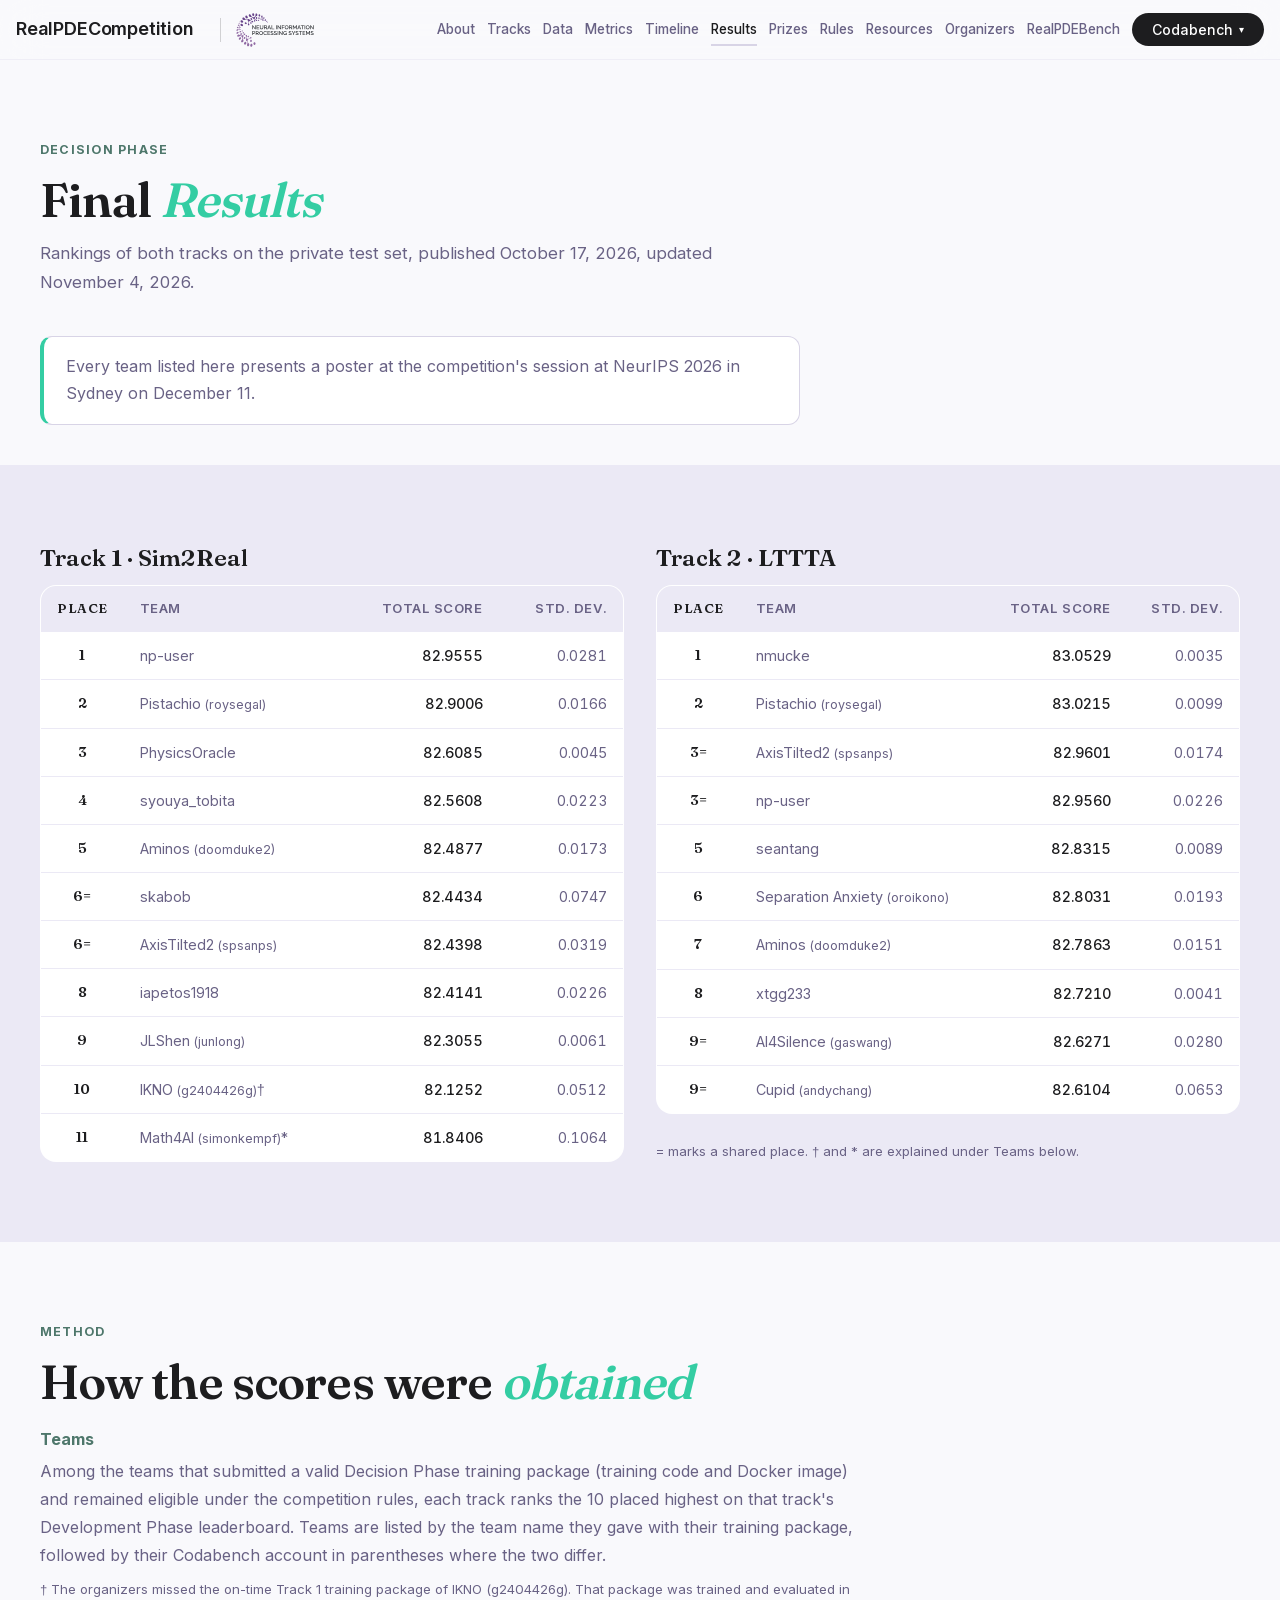
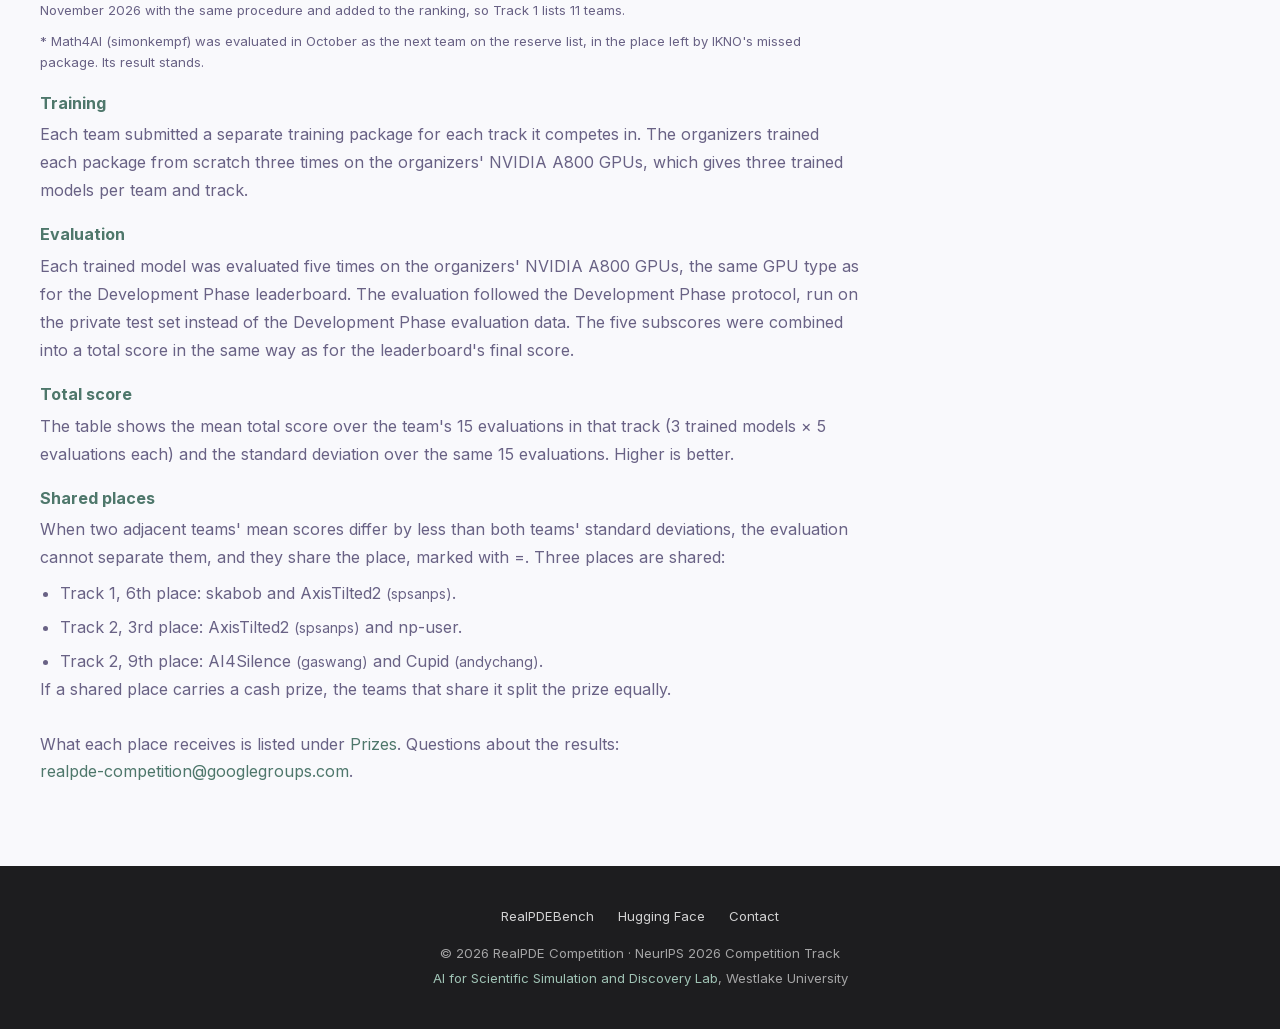
<file: results.html>
<!DOCTYPE html>
<html lang="en">
<head>
  <meta charset="UTF-8">
  <meta name="viewport" content="width=device-width, initial-scale=1.0">
  <title>Final Results — RealPDE Competition — NeurIPS 2026</title>
  <meta name="description" content="Final Decision Phase results of the NeurIPS 2026 RealPDE Competition: rankings and total scores of both tracks on the private test set.">
  <meta property="og:title" content="Final Results — RealPDE Competition">
  <meta property="og:description" content="Final Decision Phase results of the NeurIPS 2026 RealPDE Competition: rankings and total scores of both tracks on the private test set.">
  <meta property="og:type" content="website">
  <meta property="og:url" content="https://real-pde-competition.github.io/results.html">
  <meta name="twitter:card" content="summary">

  <link rel="preload" as="font" type="font/woff2" href="fonts/fraunces.woff2" crossorigin>
  <link rel="preload" as="font" type="font/woff2" href="fonts/inter.woff2" crossorigin>
  <style>
    @font-face { font-family: 'Fraunces'; font-style: normal; font-weight: 400 700; font-display: swap; src: url('fonts/fraunces.woff2') format('woff2'); }
    @font-face { font-family: 'Inter'; font-style: normal; font-weight: 400 700; font-display: swap; src: url('fonts/inter.woff2') format('woff2'); }
  </style>
  <link rel="stylesheet" href="styles.css">
</head>
<body>

<!-- ==================== NAVBAR ==================== -->
<nav class="navbar">
  <div class="navbar-inner">
    <div class="navbar-brand-group">
      <a href="./" class="navbar-brand">RealPDECompetition</a>
      <span class="navbar-brand-sep" aria-hidden="true"></span>
      <a class="navbar-conf-logo" href="https://neurips.cc/" target="_blank" rel="noopener" aria-label="NeurIPS">
        <img src="img/neurips-logo.svg" alt="NeurIPS, Neural Information Processing Systems">
      </a>
    </div>
    <button class="nav-toggle" type="button" aria-label="Menu" aria-expanded="false" aria-controls="nav-links">
      <span></span><span></span><span></span>
    </button>
    <div class="nav-links" id="nav-links">
      <a href="./#about">About</a>
      <a href="./#tracks">Tracks</a>
      <a href="./#data">Data</a>
      <a href="./#metrics">Metrics</a>
      <a href="./#timeline">Timeline</a>
      <a href="results.html" aria-current="page">Results</a>
      <a href="./#prizes">Prizes</a>
      <a href="./#rules">Rules</a>
      <a href="./#resources">Resources</a>
      <a href="./#organizers">Organizers</a>
      <a href="https://realpdebench.github.io" target="_blank">RealPDEBench</a>
      <div class="nav-submit">
        <button type="button" class="btn-nav nav-submit-toggle" aria-haspopup="true">Codabench <span class="nav-caret" aria-hidden="true">▾</span></button>
        <div class="nav-submit-menu" role="menu">
          <div class="nav-submit-group" role="presentation">Track 1 · Sim2Real</div>
          <span class="nav-submit-closed" role="menuitem" aria-disabled="true">Registration closed</span>
          <a href="https://www.codabench.org/competitions/17363/" target="_blank" rel="noopener" role="menuitem">Codabench</a>
          <div class="nav-submit-divider" role="separator"></div>
          <div class="nav-submit-group" role="presentation">Track 2 · LTTTA</div>
          <span class="nav-submit-closed" role="menuitem" aria-disabled="true">Registration closed</span>
          <a href="https://www.codabench.org/competitions/17385/" target="_blank" rel="noopener" role="menuitem">Codabench</a>
        </div>
      </div>
    </div>
  </div>
</nav>


<div class="rp-scale-outer">
<div class="rp-scale-inner">

<section class="section results-head" id="results">
  <div class="section-inner">
    <div class="section-label">Decision Phase</div>
    <h1 class="section-title">Final <em>Results</em></h1>
    <p class="section-subtitle">Rankings of both tracks on the private test set, published October 17, 2026, updated November 4, 2026.</p>
    <div class="results-status">
      <p>Every team listed here presents a poster at the competition's session at NeurIPS 2026 in Sydney on December 11.</p>
    </div>
  </div>
</section>

<section class="section section-alt">
  <div class="section-inner results-grid">
      <div class="results-track">
        <h2 class="results-track-title">Track 1 · Sim2Real</h2>
        <table class="rules-table results-table">
          <thead>
            <tr><th class="results-place">Place</th><th>Team</th><th class="results-num">Total score</th><th class="results-num">Std. dev.</th></tr>
          </thead>
          <tbody>
          <tr><td class="results-place">1</td><td>np-user</td><td class="results-num">82.9555</td><td class="results-num results-sd">0.0281</td></tr>
          <tr><td class="results-place">2</td><td>Pistachio <span class="results-acct">(roysegal)</span></td><td class="results-num">82.9006</td><td class="results-num results-sd">0.0166</td></tr>
          <tr><td class="results-place">3</td><td>PhysicsOracle</td><td class="results-num">82.6085</td><td class="results-num results-sd">0.0045</td></tr>
          <tr><td class="results-place">4</td><td>syouya_tobita</td><td class="results-num">82.5608</td><td class="results-num results-sd">0.0223</td></tr>
          <tr><td class="results-place">5</td><td>Aminos <span class="results-acct">(doomduke2)</span></td><td class="results-num">82.4877</td><td class="results-num results-sd">0.0173</td></tr>
          <tr><td class="results-place">6=</td><td>skabob</td><td class="results-num">82.4434</td><td class="results-num results-sd">0.0747</td></tr>
          <tr><td class="results-place">6=</td><td>AxisTilted2 <span class="results-acct">(spsanps)</span></td><td class="results-num">82.4398</td><td class="results-num results-sd">0.0319</td></tr>
          <tr><td class="results-place">8</td><td>iapetos1918</td><td class="results-num">82.4141</td><td class="results-num results-sd">0.0226</td></tr>
          <tr><td class="results-place">9</td><td>JLShen <span class="results-acct">(junlong)</span></td><td class="results-num">82.3055</td><td class="results-num results-sd">0.0061</td></tr>
          <tr><td class="results-place">10</td><td>IKNO <span class="results-acct">(g2404426g)</span>†</td><td class="results-num">82.1252</td><td class="results-num results-sd">0.0512</td></tr>
          <tr><td class="results-place">11</td><td>Math4AI <span class="results-acct">(simonkempf)</span>*</td><td class="results-num">81.8406</td><td class="results-num results-sd">0.1064</td></tr>
          </tbody>
        </table>
      </div>
      <div class="results-track">
        <h2 class="results-track-title">Track 2 · LTTTA</h2>
        <table class="rules-table results-table">
          <thead>
            <tr><th class="results-place">Place</th><th>Team</th><th class="results-num">Total score</th><th class="results-num">Std. dev.</th></tr>
          </thead>
          <tbody>
          <tr><td class="results-place">1</td><td>nmucke</td><td class="results-num">83.0529</td><td class="results-num results-sd">0.0035</td></tr>
          <tr><td class="results-place">2</td><td>Pistachio <span class="results-acct">(roysegal)</span></td><td class="results-num">83.0215</td><td class="results-num results-sd">0.0099</td></tr>
          <tr><td class="results-place">3=</td><td>AxisTilted2 <span class="results-acct">(spsanps)</span></td><td class="results-num">82.9601</td><td class="results-num results-sd">0.0174</td></tr>
          <tr><td class="results-place">3=</td><td>np-user</td><td class="results-num">82.9560</td><td class="results-num results-sd">0.0226</td></tr>
          <tr><td class="results-place">5</td><td>seantang</td><td class="results-num">82.8315</td><td class="results-num results-sd">0.0089</td></tr>
          <tr><td class="results-place">6</td><td>Separation Anxiety <span class="results-acct">(oroikono)</span></td><td class="results-num">82.8031</td><td class="results-num results-sd">0.0193</td></tr>
          <tr><td class="results-place">7</td><td>Aminos <span class="results-acct">(doomduke2)</span></td><td class="results-num">82.7863</td><td class="results-num results-sd">0.0151</td></tr>
          <tr><td class="results-place">8</td><td>xtgg233</td><td class="results-num">82.7210</td><td class="results-num results-sd">0.0041</td></tr>
          <tr><td class="results-place">9=</td><td>AI4Silence <span class="results-acct">(gaswang)</span></td><td class="results-num">82.6271</td><td class="results-num results-sd">0.0280</td></tr>
          <tr><td class="results-place">9=</td><td>Cupid <span class="results-acct">(andychang)</span></td><td class="results-num">82.6104</td><td class="results-num results-sd">0.0653</td></tr>
          </tbody>
        </table>
        <p class="results-legend">= marks a shared place. † and * are explained under Teams below.</p>
      </div>
  </div>
</section>

<section class="section" id="method">
  <div class="section-inner results-notes">
    <div class="section-label">Method</div>
    <h2 class="section-title">How the scores were <em>obtained</em></h2>
    <dl>
      <dt>Teams</dt>
      <dd>Among the teams that submitted a valid Decision Phase training package (training code and Docker image) and remained eligible under the competition rules, each track ranks the 10 placed highest on that track's Development Phase leaderboard. Teams are listed by the team name they gave with their training package, followed by their Codabench account in parentheses where the two differ.
        <p class="results-note">† The organizers missed the on-time Track 1 training package of IKNO (g2404426g). That package was trained and evaluated in November 2026 with the same procedure and added to the ranking, so Track 1 lists 11 teams.</p>
        <p class="results-note">* Math4AI (simonkempf) was evaluated in October as the next team on the reserve list, in the place left by IKNO&#x27;s missed package. Its result stands.</p>
      </dd>
      <dt>Training</dt>
      <dd>Each team submitted a separate training package for each track it competes in. The organizers trained each package from scratch three times on the organizers' NVIDIA A800 GPUs, which gives three trained models per team and track.</dd>
      <dt>Evaluation</dt>
      <dd>Each trained model was evaluated five times on the organizers' NVIDIA A800 GPUs, the same GPU type as for the Development Phase leaderboard. The evaluation followed the Development Phase protocol, run on the private test set instead of the Development Phase evaluation data. The five subscores were combined into a total score in the same way as for the leaderboard's final score.</dd>
      <dt>Total score</dt>
      <dd>The table shows the mean total score over the team's 15 evaluations in that track (3 trained models × 5 evaluations each) and the standard deviation over the same 15 evaluations. Higher is better.</dd>
      <dt>Shared places</dt>
      <dd>When two adjacent teams' mean scores differ by less than both teams' standard deviations, the evaluation cannot separate them, and they share the place, marked with =. Three places are shared:
        <ul>
          <li>Track 1, 6th place: skabob and AxisTilted2 <span class="results-acct">(spsanps)</span>.</li>
          <li>Track 2, 3rd place: AxisTilted2 <span class="results-acct">(spsanps)</span> and np-user.</li>
          <li>Track 2, 9th place: AI4Silence <span class="results-acct">(gaswang)</span> and Cupid <span class="results-acct">(andychang)</span>.</li>
        </ul>
        If a shared place carries a cash prize, the teams that share it split the prize equally.
      </dd>
    </dl>
    <p class="results-foot">What each place receives is listed under <a href="./#prizes">Prizes</a>. Questions about the results: <a href="mailto:realpde-competition@googlegroups.com">realpde-competition@googlegroups.com</a>.</p>
  </div>
</section>

<!-- ==================== FOOTER ==================== -->
<footer>
  <div class="footer-inner">
    <div class="footer-links">
      <a href="https://realpdebench.github.io" target="_blank">RealPDEBench</a>
      <a href="https://huggingface.co/datasets/AI4Science-WestlakeU/RealPDEBench" target="_blank">Hugging Face</a>
      <a href="mailto:realpde-competition@googlegroups.com">Contact</a>
    </div>
    <p>&copy; 2026 RealPDE Competition &middot; NeurIPS 2026 Competition Track</p>
    <p style="margin-top: 4px;">
      <a href="https://ai4s.lab.westlake.edu.cn/" target="_blank" rel="noopener">AI for Scientific Simulation and Discovery Lab</a>, Westlake University
    </p>
  </div>
</footer>

</div>
</div>

<script src="script.js"></script>

</body>
</html>
</file>
<file: styles.css>
/* ========================================
   DESIGN TOKENS
   ======================================== */
:root {
  /* Color Palette (matching RealPDEBench) */
  --lavender-main: #D8D4E6;
  --lavender-light: #EBE9F5;
  --lavender-dark: #B6B1CA;
  --surface: #F9F9FC;
  --slate: #696285;
  --carbon: #1D1D1F;
  --platinum: #F5F5F7;

  /* Accent (low-saturation mint) */
  --mint-light: #BFD9CF;
  --mint-mid: #9FC2B4;
  --mint-dark: #4E776B;

  /* Accent (mint-green, matching RealPDEBench) */
  --accent: #4E776B;
  --accent-mid: #9FC2B4;
  --accent-bright: #34cda3;

  /* Medals */
  --gold: #D4A853;
  --silver: #A8A8A8;
  --bronze: #CD7F32;

  /* Typography */
  --font-sans: "Inter", -apple-system, BlinkMacSystemFont, "Segoe UI", Roboto, sans-serif;
  --font-serif: "Fraunces", ui-serif, Georgia, serif;

  /* Layout */
  --max-w: 1200px;
  --spacing-xl: 120px;
  --spacing-lg: 80px;
  --spacing-md: 40px;
  --spacing-sm: 24px;
}

/* ========================================
   RESET & BASE
   ======================================== */
*, *::before, *::after { box-sizing: border-box; margin: 0; padding: 0; }
html { scroll-behavior: smooth; }

body {
  font-family: var(--font-sans);
  color: var(--carbon);
  background: var(--surface);
  line-height: 1.6;
  -webkit-font-smoothing: antialiased;
  padding-top: 60px;
  /* clip (not hidden) so iOS Safari doesn't establish a scroll context that
     blocks vertical pan when combined with the rp-scale wrapper. */
  overflow-x: clip;
}

h1, h2, h3, h4 {
  font-family: var(--font-serif);
  font-optical-sizing: auto;
  line-height: 1.15;
}

a { color: var(--accent); text-decoration: none; }
a:hover { text-decoration: underline; }
img { max-width: 100%; display: block; }

::selection {
  background: var(--lavender-main);
  color: var(--carbon);
}

/* ========================================
   NAVBAR
   ======================================== */
.navbar {
  position: fixed;
  top: 0; left: 0; right: 0;
  z-index: 1000;
  background: rgba(249, 249, 252, 0.85);
  backdrop-filter: blur(20px);
  -webkit-backdrop-filter: blur(20px);
  border-bottom: 1px solid rgba(216, 212, 230, 0.3);
  height: 60px;
}

.navbar-inner {
  max-width: 1400px;
  margin: 0 auto;
  padding: 0 24px;
  height: 100%;
  display: flex;
  align-items: center;
  justify-content: space-between;
}

/* Brand + official NeurIPS lockup co-brand (original colors) */
.navbar-brand-group { display: flex; align-items: center; gap: 14px; min-width: 0; }
.navbar-brand-sep { width: 1px; height: 24px; background: rgba(29, 29, 31, 0.18); flex: none; }
.navbar-conf-logo { display: block; flex: none; }
.navbar-conf-logo img { display: block; height: 36px; width: auto; }

.navbar-brand {
  font-family: var(--font-sans);
  font-weight: 600;
  font-size: 1.125rem;
  color: var(--carbon);
  text-decoration: none;
  white-space: nowrap;
  letter-spacing: -0.01em;
  margin-right: 24px;
}

.nav-links {
  display: flex;
  gap: 24px;
  align-items: center;
}

.nav-links a {
  font-size: 0.875rem;
  font-weight: 500;
  color: var(--slate);
  text-decoration: none;
  position: relative;
  transition: color 0.2s ease;
}

.nav-links a:hover {
  color: var(--carbon);
  text-decoration: none;
}

/* Underline hover animation (matching RealPDEBench) */
.nav-links a:not(.btn-nav)::after {
  content: '';
  position: absolute;
  bottom: -6px;
  left: 0; right: 0;
  height: 2px;
  background: var(--lavender-main);
  transform: scaleX(0);
  transition: transform 0.3s ease;
}

.nav-links a:not(.btn-nav):hover::after {
  transform: scaleX(1);
}

/* Nav CTA button — pill-shaped, carbon */
.nav-links .btn-nav {
  background: var(--carbon);
  color: #fff;
  padding: 8px 20px;
  border-radius: 100px;
  font-weight: 500;
  transition: all 0.3s ease;
}

.nav-links .btn-nav:hover {
  transform: scale(1.02);
  box-shadow: 0 6px 20px rgba(29, 29, 31, 0.2);
  color: #fff;
}

/* Submit dropdown — single-line light rows per track */
.nav-submit { position: relative; display: inline-flex; }
.nav-submit-toggle {
  display: inline-flex; align-items: center; gap: 6px;
  border: none; cursor: pointer; font-family: inherit;
  font-size: 0.875rem; font-weight: 500;
}
.nav-caret { font-size: 0.7em; line-height: 1; transition: transform 0.3s ease; }
.nav-submit:hover .nav-caret,
.nav-submit:focus-within .nav-caret { transform: rotate(180deg); }

.nav-submit-menu {
  position: absolute; top: 100%; right: 0;
  margin-top: 12px; min-width: 236px;
  background: #fff;
  border: 1px solid rgba(216, 212, 230, 0.6);
  border-radius: 16px;
  box-shadow: 0 16px 40px rgba(29, 29, 31, 0.14);
  padding: 8px;
  display: flex; flex-direction: column; gap: 4px;
  opacity: 0; visibility: hidden; transform: translateY(-6px);
  transition: opacity 0.2s ease, transform 0.2s ease, visibility 0.2s;
  z-index: 200;
}
.nav-submit-menu::before {
  content: ''; position: absolute; top: -12px; left: 0; right: 0; height: 12px;
}
.nav-submit:hover .nav-submit-menu,
.nav-submit:focus-within .nav-submit-menu {
  opacity: 1; visibility: visible; transform: translateY(0);
}

.nav-submit-menu a {
  display: block;
  padding: 10px 14px; border-radius: 11px;
  font-size: 0.9rem; font-weight: 600; color: var(--carbon);
  text-decoration: none; white-space: nowrap;
}
.nav-links .nav-submit-menu a::after { display: none; }
.nav-submit-menu a:hover { background: var(--lavender-light); color: var(--carbon); }
.nav-submit-menu .nav-submit-closed {
  display: block;
  padding: 10px 14px; border-radius: 11px;
  font-size: 0.9rem; font-weight: 600; color: rgba(29, 29, 31, 0.45);
  white-space: nowrap; cursor: default;
}
.nav-submit-group {
  padding: 8px 14px 2px;
  font-size: 0.68rem; font-weight: 700; letter-spacing: 0.08em;
  text-transform: uppercase; color: var(--mint-dark);
}
.nav-submit-divider { height: 1px; margin: 4px 8px 0; background: var(--lavender-light); }

@media (max-width: 1200px) {
  .nav-submit { position: static; display: block; }
  .nav-submit-toggle { display: none; }
  .nav-submit-menu {
    position: static; opacity: 1; visibility: visible; transform: none;
    margin: 0; min-width: 0; padding: 0;
    background: transparent; border: none; box-shadow: none;
  }
  .nav-submit-menu::before { display: none; }
  .nav-links .nav-submit-menu a { padding: 14px 24px; border-radius: 0; }
  .nav-submit-menu a:hover { background: var(--lavender-light); }
}

/* Menu open: pin the page so a swipe over the drawer can't scroll the content behind it.
   overscroll-behavior on the drawer only covers the case where the drawer itself scrolls;
   WebKit still chains a swipe through to the page when the drawer has nothing to scroll,
   so the lock has to come from the page side. */
html.nav-open, html.nav-open body { overflow: hidden; }

/* Mobile hamburger */
.nav-toggle {
  display: none;
  background: none;
  border: none;
  cursor: pointer;
  padding: 8px;
}

.nav-toggle span {
  display: block;
  width: 20px;
  height: 2px;
  background: var(--carbon);
  margin: 4px 0;
  border-radius: 2px;
  transition: 0.2s;
}

/* ========================================
   BUTTONS (matching RealPDEBench)
   ======================================== */
.btn {
  display: inline-flex;
  align-items: center;
  gap: 10px;
  padding: 14px 32px;
  border-radius: 100px;
  font-weight: 500;
  font-size: 1rem;
  transition: all 0.3s ease;
  text-decoration: none;
  border: none;
  cursor: pointer;
}

.btn:hover { text-decoration: none; }

.btn-primary {
  background: var(--carbon);
  color: #fff;
}

.btn-primary:hover {
  transform: scale(1.02);
  box-shadow: 0 10px 30px rgba(29, 29, 31, 0.2);
  color: #fff;
}

.btn-outline {
  color: var(--slate);
  background: transparent;
  border: 2px solid var(--lavender-main);
  padding: 12px 32px;
}

.btn-outline:hover {
  background: var(--lavender-light);
  border-color: var(--lavender-dark);
  color: var(--carbon);
}

/* ========================================
   HERO
   ======================================== */
.hero {
  padding: 64px 24px var(--spacing-lg);
  position: relative;
  /* x stays clipped (flow canvas edges); y must stay visible so the
     hero CTA cascade can hang below the section edge */
  overflow-x: clip;
  overflow-y: visible;
  z-index: 2;
}

#hero-flow {
  position: absolute;
  top: 0;
  left: 0;
  width: 100%;
  height: 100%;
  pointer-events: none;
  z-index: 0;
}

.hero-inner {
  position: relative;
  z-index: 1;
  max-width: var(--max-w);
  margin: 0 auto;
}

/* Subtle gradient background */
.hero::before {
  content: '';
  position: absolute;
  inset: 0;
  background: radial-gradient(ellipse 80% 60% at 30% 40%, rgba(216, 212, 230, 0.35) 0%, transparent 70%);
  pointer-events: none;
}

/* Section pre-label */
/* Solid mint pill: as plain slate text this line disappeared into the flow-field
   background, and the NeurIPS venue is the hero's strongest credential. */
.hero-badge {
  display: inline-flex;
  align-items: center;
  gap: 9px;
  color: #fff;
  background: var(--accent-bright);
  font-size: 1.05rem;
  font-weight: 700;
  text-transform: uppercase;
  letter-spacing: 0.1em;
  padding: 11px 24px;
  border-radius: 100px;
  box-shadow: 0 8px 26px rgba(52, 205, 163, 0.38);
  margin-bottom: 26px;
}

.hero-badge svg { color: #fff; }

@media (max-width: 768px) {
  .hero-badge {
    font-size: 0.9rem;
    padding: 9px 18px;
    letter-spacing: 0.08em;
  }
}

.hero h1 {
  font-family: var(--font-serif);
  font-size: clamp(3rem, 11vw, 8.5rem);
  font-weight: 500;
  letter-spacing: -0.025em;
  line-height: 0.95;
  margin: 0.4rem 0 1.5rem;
  color: var(--carbon);
}
.hero h1 br { display: block; }

.hero h1 .hero-gradient-mint {
  background: linear-gradient(135deg,
    var(--mint-light) 0%,
    var(--mint-mid) 55%,
    var(--mint-dark) 100%);
  -webkit-background-clip: text;
  -webkit-text-fill-color: transparent;
  background-clip: text;
  color: transparent;
}

.hero-sub {
  font-size: clamp(1.05rem, 2vw, 1.35rem);
  color: var(--carbon);
  opacity: 0.7;
  max-width: 760px;
  line-height: 2.0;
  font-weight: 500;
  margin-bottom: 2rem;
}

/* Per-line faint white wash so canvas particles still show through, but text contrast lifts.
   box-decoration-break: clone hugs each wrapped line individually. */
.hero-sub-text {
  background: rgba(255, 255, 255, 0.20);
  padding: 4px 12px;
  border-radius: 4px;
  -webkit-box-decoration-break: clone;
  box-decoration-break: clone;
  -webkit-backdrop-filter: blur(5px);
  backdrop-filter: blur(5px);
}

/* Countdown */
.countdown-wrap {
  display: flex;
  gap: 14px;
  margin-bottom: 2.5rem;
  flex-wrap: wrap;
}

.countdown-item {
  background: white;
  border-radius: 14px;
  padding: 14px 20px;
  min-width: 88px;
  text-align: center;
  box-shadow: 0 2px 12px rgba(0, 0, 0, 0.05);
  border: 1px solid var(--lavender-light);
}

.countdown-num {
  font-family: var(--font-serif);
  font-size: 2rem;
  font-weight: 700;
  color: var(--carbon);
  line-height: 1;
}

.countdown-label {
  font-size: 0.72rem;
  color: var(--slate);
  text-transform: uppercase;
  letter-spacing: 0.06em;
  margin-top: 4px;
}

.countdown-target {
  font-size: 0.88rem;
  color: var(--slate);
  margin-bottom: 10px;
  font-weight: 500;
}

.hero-actions {
  display: flex;
  gap: 1rem;
  flex-wrap: wrap;
}

/* Hero CTA cascade: click a track button to reveal Register (form) + Codabench */
.cta-cascade { position: relative; display: inline-flex; width: 270px; }
.cta-toggle {
  display: inline-flex; align-items: center; justify-content: center; gap: 8px;
  width: 100%;
  text-transform: uppercase;
  letter-spacing: 0.05em;
  font-size: 0.92rem;
}
.cta-caret { font-size: 0.95em; line-height: 1; transition: transform 0.3s ease; }
.cta-cascade.open .cta-caret { transform: rotate(180deg); }
.cta-menu {
  position: absolute; top: 100%; left: 0;
  padding-top: 8px; width: 100%;
  display: flex; flex-direction: column; gap: 6px;
  z-index: 150;
  pointer-events: none;
}
.cta-cascade.open .cta-menu,
.cta-cascade:focus-within .cta-menu { pointer-events: auto; }
.cta-menu > a,
.cta-menu > .cta-soon {
  display: block; width: 100%; box-sizing: border-box;
  padding: 14px 20px; border-radius: 100px;
  background: var(--carbon); color: #fff;
  font-size: 1rem; font-weight: 500;
  text-decoration: none; white-space: nowrap; text-align: center;
  opacity: 0; visibility: hidden; transform: translateY(-10px);
  transition: all 0.3s ease;
}
.cta-menu > *:nth-child(2) { transition-delay: 0.06s; }
.cta-cascade.open .cta-menu > a,
.cta-cascade.open .cta-menu > .cta-soon,
.cta-cascade:focus-within .cta-menu > a,
.cta-cascade:focus-within .cta-menu > .cta-soon {
  opacity: 1; visibility: visible; transform: translateY(0);
}
.cta-cascade:focus-within .cta-caret { transform: rotate(180deg); }
.cta-menu > .cta-closed { background: rgba(29, 29, 31, 0.45); cursor: default; }
@media (hover: hover) and (pointer: fine) {
  .cta-cascade:hover .cta-menu { pointer-events: auto; }
  .cta-cascade:hover .cta-menu > a,
  .cta-cascade:hover .cta-menu > .cta-soon {
    opacity: 1; visibility: visible; transform: translateY(0);
  }
  .cta-cascade:hover .cta-caret { transform: rotate(180deg); }
}
.cta-menu > a:hover {
  transform: scale(1.02);
  box-shadow: 0 10px 30px rgba(29, 29, 31, 0.2);
  color: #fff;
}
.cta-soon { opacity: 0.55; cursor: not-allowed; }

.tag-row {
  display: flex;
  gap: 8px;
  margin-top: 1.5rem;
  flex-wrap: wrap;
}

.tag {
  font-size: 0.72rem;
  font-weight: 600;
  padding: 4px 10px;
  border-radius: 6px;
  background: rgba(52, 205, 163, 0.1);
  color: var(--accent-bright);
  border: 1px solid rgba(52, 205, 163, 0.18);
}

/* ========================================
   SECTIONS
   ======================================== */
.section {
  padding: var(--spacing-lg) 24px;
}

.section-inner {
  max-width: var(--max-w);
  margin: 0 auto;
}

.section-alt { background: var(--lavender-light); }
.section-title em {
  font-style: italic;
  font-weight: inherit;
  color: var(--accent-bright);
}

.section-label {
  font-size: 0.78rem;
  font-weight: 700;
  text-transform: uppercase;
  letter-spacing: 0.1em;
  color: var(--accent);
  margin-bottom: 12px;
}

.section-title {
  font-size: clamp(1.8rem, 4vw, 3rem);
  font-weight: 600;
  letter-spacing: -0.02em;
  margin-bottom: 12px;
}

.section-subtitle {
  color: var(--slate);
  margin-bottom: var(--spacing-md);
  max-width: 700px;
  font-size: 1.05rem;
  line-height: 1.7;
}

/* Centered variant */
.text-center { text-align: center; }
.section-title.text-center + .section-subtitle {
  margin-left: auto;
  margin-right: auto;
}

/* ========================================
   FEATURE / INFO CARDS
   ======================================== */
.features-grid {
  display: grid;
  grid-template-columns: repeat(auto-fit, minmax(300px, 1fr));
  gap: 24px;
}

.feature-card {
  background: white;
  border-radius: 20px;
  padding: 32px;
  border: 1px solid var(--lavender-light);
  transition: transform 0.2s, box-shadow 0.2s;
  position: relative;
  overflow: hidden;
}

.feature-card:hover {
  transform: translateY(-3px);
  box-shadow: 0 12px 32px rgba(0, 0, 0, 0.06);
}

.feature-icon {
  position: absolute;
  bottom: -20px;
  right: -20px;
  width: 80%;
  height: 80%;
  display: flex;
  align-items: center;
  justify-content: center;
  font-size: 10rem;
  opacity: 0.08;
  pointer-events: none;
  color: var(--carbon);
  filter: grayscale(1);
}

.feature-card h3 {
  font-size: 1.15rem;
  margin-bottom: 10px;
}

.feature-card p {
  font-size: 0.9rem;
  color: var(--slate);
  line-height: 1.65;
}

/* ========================================
   CITATION
   ======================================== */
.cite-grid {
  display: grid;
  grid-template-columns: repeat(auto-fit, minmax(340px, 1fr));
  gap: 24px;
}

.cite-card {
  background: white;
  border-radius: 20px;
  border: 1px solid var(--lavender-light);
  padding: 24px 24px 20px;
  display: flex;
  flex-direction: column;
}

.cite-card-head {
  display: flex;
  align-items: flex-start;
  gap: 12px;
  margin-bottom: 14px;
}

.cite-card-head h3 {
  font-size: 1.1rem;
  margin-bottom: 2px;
}

.cite-venue {
  display: block;
  font-size: 0.78rem;
  font-weight: 600;
  letter-spacing: 0.02em;
  color: var(--mint-dark);
}

.cite-actions {
  margin-left: auto;
  flex-shrink: 0;
  display: flex;
  align-items: center;
  gap: 8px;
}

.cite-repo {
  display: inline-flex;
  align-items: center;
  gap: 6px;
  border: 1px solid var(--lavender-main);
  border-radius: 100px;
  padding: 6px 14px;
  color: var(--slate);
  font-size: 0.78rem;
  font-weight: 500;
  text-decoration: none;
  transition: all 0.2s ease;
}

.cite-repo:hover {
  border-color: var(--accent);
  color: var(--accent);
}

.cite-repo-icon {
  width: 14px;
  height: 14px;
  flex-shrink: 0;
}

/* .cite-copy carries its own margin-left:auto for the no-sibling case; inside the
   action row that would shove the two buttons apart. */
.cite-actions .cite-copy {
  margin-left: 0;
}

.cite-copy {
  margin-left: auto;
  flex-shrink: 0;
  border: 1px solid var(--lavender-main);
  background: transparent;
  color: var(--slate);
  border-radius: 100px;
  padding: 6px 16px;
  font-family: inherit;
  font-size: 0.78rem;
  font-weight: 500;
  cursor: pointer;
  transition: all 0.2s ease;
}

.cite-copy:hover {
  border-color: var(--mint-mid);
  color: var(--mint-dark);
}

.cite-copy.copied {
  background: var(--accent-bright);
  border-color: var(--accent-bright);
  color: #fff;
}

.cite-bib {
  flex: 1;
  margin: 0;
  background: var(--surface);
  border: 1px solid var(--lavender-light);
  border-radius: 12px;
  padding: 16px 18px;
  font-family: var(--font-mono, "SFMono-Regular", monospace);
  font-size: 0.72rem;
  line-height: 1.6;
  color: var(--carbon);
  white-space: pre-wrap;
  word-break: break-word;
}

/* ========================================
   TRACKS
   ======================================== */
.tracks-grid {
  display: grid;
  grid-template-columns: 1fr 1fr;
  gap: 28px;
}

.track-card {
  background: white;
  border-radius: 20px;
  padding: 36px;
  border: 1px solid var(--lavender-light);
  position: relative;
  overflow: hidden;
}

.track-card::before {
  content: '';
  position: absolute;
  top: 0; left: 0; right: 0;
  height: 4px;
}

.track-card--sim2real::before { background: linear-gradient(90deg, var(--carbon), var(--slate)); }
.track-card--lttta::before { background: linear-gradient(90deg, var(--mint-dark), var(--mint-mid)); }

.track-tag {
  display: inline-block;
  font-size: 0.72rem;
  font-weight: 700;
  text-transform: uppercase;
  letter-spacing: 0.08em;
  padding: 4px 10px;
  border-radius: 6px;
  margin-bottom: 14px;
}

.track-tag--purple { background: rgba(78, 119, 107, 0.1); color: var(--accent); }
.track-tag--mint { background: rgba(78, 119, 107, 0.1); color: var(--mint-dark); }

.track-card h3 { font-size: 1.3rem; margin-bottom: 12px; }
.track-card p { font-size: 0.9rem; color: var(--slate); line-height: 1.7; }
.track-card ul { margin-top: 14px; padding-left: 18px; font-size: 0.9rem; color: var(--slate); }
.track-card ul li { margin-bottom: 8px; line-height: 1.6; }

.track-cta {
  margin-top: 22px;
  padding-top: 20px;
  border-top: 1px solid var(--lavender-light);
}

.tracks-register-note {
  color: var(--slate);
  margin: 0 0 var(--spacing-md);
  max-width: 760px;
  font-size: 0.95rem;
  line-height: 1.7;
}
.tracks-register-note strong { color: var(--mint-dark); font-weight: 600; }

.btn-mint-outline {
  color: var(--mint-dark);
  background: transparent;
  border: 2px solid var(--mint-mid);
  padding: 10px 24px;
  font-size: 0.85rem;
}

.btn-mint-outline:hover {
  background: rgba(78, 119, 107, 0.08);
  border-color: var(--mint-dark);
  color: var(--mint-dark);
}

.track-cta-note {
  margin-top: 12px;
  font-size: 0.8rem;
  color: var(--slate);
  line-height: 1.6;
}

/* ========================================
   TIMELINE
   ======================================== */
.timeline { position: relative; padding-left: 36px; }

.timeline::before {
  content: '';
  position: absolute;
  left: 11px; top: 8px; bottom: 8px;
  width: 2px;
  background: var(--lavender-main);
  border-radius: 1px;
}

.timeline-item { position: relative; margin-bottom: 32px; }
.timeline-item:last-child { margin-bottom: 0; }

.timeline-dot {
  position: absolute;
  left: -36px; top: 4px;
  width: 22px; height: 22px;
  border-radius: 50%;
  background: white;
  border: 2.5px solid var(--lavender-dark);
  display: flex;
  align-items: center;
  justify-content: center;
}

.timeline-dot--done { background: var(--carbon); border-color: var(--carbon); }
.timeline-dot--done::after { content: '\2713'; color: white; font-size: 0.7rem; font-weight: 700; }
.timeline-dot--active { border-color: var(--carbon); box-shadow: 0 0 0 4px rgba(29, 29, 31, 0.1); }

.timeline-date { font-size: 0.8rem; font-weight: 600; color: var(--slate); margin-bottom: 2px; }
.timeline-title { font-family: var(--font-serif); font-size: 1.1rem; font-weight: 600; margin-bottom: 4px; }
.timeline-desc { font-size: 0.88rem; color: var(--slate); line-height: 1.6; }

/* ========================================
   PRIZES
   ======================================== */
.prizes-grid {
  display: grid;
  grid-template-columns: repeat(3, 1fr);
  gap: 24px;
  text-align: center;
}

.prize-card {
  background: white;
  border-radius: 20px;
  padding: 36px 24px;
  border: 1px solid var(--lavender-light);
  transition: transform 0.2s;
}

.prize-card:hover { transform: translateY(-3px); }
.prize-medal { font-size: 2.5rem; margin-bottom: 10px; }
.prize-rank {
  font-family: var(--font-serif);
  font-size: 2.6rem;
  font-weight: 400;
  color: var(--lavender-dark);
  line-height: 1;
  margin-bottom: 14px;
  letter-spacing: -0.01em;
}
.prize-place { font-family: var(--font-serif); font-weight: 700; font-size: 1.15rem; margin-bottom: 6px; }

.prize-amount {
  font-family: var(--font-serif);
  font-size: 1.8rem;
  font-weight: 700;
  margin-bottom: 4px;
}

.prize-amount--gold { color: var(--gold); }
.prize-amount--silver { color: var(--silver); }
.prize-amount--bronze { color: var(--bronze); }
.prize-note { font-size: 0.82rem; color: var(--slate); }

/* ========================================
   METRICS
   ======================================== */
.metrics-list {
  display: grid;
  grid-template-columns: repeat(auto-fit, minmax(320px, 1fr));
  gap: 20px;
}

.metric-item {
  background: white;
  border-radius: 16px;
  padding: 24px;
  border: 1px solid var(--lavender-light);
}

.metric-item h4 { font-size: 1rem; margin-bottom: 8px; }
.metric-item p { font-size: 0.85rem; color: var(--slate); line-height: 1.6; }

/* ========================================
   RULES TABLE
   ======================================== */
.rules-table {
  width: 100%;
  border-collapse: collapse;
  font-size: 0.9rem;
  background: white;
  border-radius: 16px;
  overflow: hidden;
  border: 1px solid var(--lavender-light);
}

.rules-table th {
  background: var(--lavender-light);
  text-align: left;
  padding: 14px 20px;
  font-weight: 600;
  font-size: 0.82rem;
  text-transform: uppercase;
  letter-spacing: 0.04em;
  color: var(--slate);
}

.rules-table td {
  padding: 14px 20px;
  border-top: 1px solid var(--lavender-light);
  color: var(--slate);
}

.rules-table tr:hover td { background: var(--platinum); }

/* ========================================
   IMPORTANT DATES (compact)
   ======================================== */
.dates-grid {
  display: grid;
  grid-template-columns: repeat(auto-fit, minmax(200px, 1fr));
  gap: 12px;
}

.date-card {
  background: white;
  border-radius: 12px;
  padding: 16px;
  border: 1px solid var(--lavender-light);
  text-align: center;
}

.date-card .date-val {
  font-family: var(--font-serif);
  font-size: 1rem;
  font-weight: 700;
  color: var(--carbon);
  margin-bottom: 4px;
}

.date-card .date-label { font-size: 0.8rem; color: var(--slate); }

/* ========================================
   FOOTER
   ======================================== */
/* Lab badge — organizers attribution */
.lab-badge-row { display: flex; justify-content: center; margin-top: 48px; }
.lab-badge {
  display: inline-flex; align-items: center; gap: 12px;
  padding: 10px 24px 10px 12px;
  background: #fff;
  border-radius: 100px;
  text-decoration: none;
  box-shadow: 0 2px 12px rgba(29, 29, 31, 0.06);
  transition: transform 0.2s ease, box-shadow 0.2s ease;
}
.lab-badge img { width: 36px; height: 36px; display: block; }
.lab-badge span { font-size: 0.95rem; font-weight: 600; color: var(--carbon); white-space: nowrap; }
.lab-badge:hover {
  transform: translateY(-2px);
  box-shadow: 0 10px 28px rgba(29, 29, 31, 0.1);
}
.lab-credit {
  text-align: center;
  font-size: 0.9rem;
  color: var(--slate);
  margin-top: 14px;
}

footer {
  background: var(--carbon);
  color: rgba(255, 255, 255, 0.6);
  padding: var(--spacing-md) 24px;
  text-align: center;
  font-size: 0.82rem;
}

footer a { color: var(--accent-mid); }

.footer-inner { max-width: var(--max-w); margin: 0 auto; }

.footer-links {
  display: flex;
  gap: 24px;
  justify-content: center;
  margin-bottom: 16px;
  flex-wrap: wrap;
}

.footer-links a { color: rgba(255, 255, 255, 0.8); text-decoration: none; }
.footer-links a:hover { color: white; }

/* ========================================
   UTILITIES
   ======================================== */
.mt-sm { margin-top: var(--spacing-sm); }
.mt-md { margin-top: var(--spacing-md); }
.mb-sm { margin-bottom: var(--spacing-sm); }
.divider { width: 60px; height: 3px; background: var(--lavender-main); margin: 20px auto; border-radius: 2px; }

/* ========================================
   COMPARE BAND (two side-by-side sliders at native 86×64 aspect)
   Ported from realpdebench: left card has REAL base + SIM overlay; right card mirrors.
   Container-bounded (no longer full-bleed) so each card stays small enough that
   native-resolution pixels stay crisp under image-rendering: pixelated.
   ======================================== */
.hero-compare-band {
  position: relative;
  margin: var(--spacing-md) auto calc(-0.5 * var(--spacing-lg));
  padding: 0;
  max-width: 1080px;
}
.rp-compare-grid {
  display: grid;
  grid-template-columns: 1fr 1fr;
  gap: 18px;
}
.rp-compare {
  position: relative;
  width: 100%;
  border-radius: 0;
  overflow: hidden;
  aspect-ratio: 86 / 54; /* native 86×64, crop ~5px top + 5px bottom via object-fit: cover */
  background: rgba(255, 255, 255, 0.55);
  border: 1px solid rgba(216, 212, 230, 0.55);
  cursor: ew-resize;
  /* Horizontal drag captured by pointermove; vertical pan stays with browser
     so the user can scroll the page through the slider on touch screens. */
  touch-action: pan-y;
  --rp-split: 25%;
}
.rp-compare img {
  position: absolute;
  inset: 0;
  width: 100%;
  height: 100%;
  object-fit: cover;
  image-rendering: pixelated;
  image-rendering: crisp-edges;
  user-select: none;
  -webkit-user-drag: none;
}
.rp-compare-overlay {
  position: absolute;
  inset: 0;
  clip-path: inset(0 calc(100% - var(--rp-split)) 0 0);
  z-index: 2;
}
.rp-compare-label {
  position: absolute;
  top: 18px;
  padding: 8px 14px;
  font-family: var(--font-sans);
  font-weight: 700;
  letter-spacing: 0.18em;
  text-transform: uppercase;
  font-size: clamp(0.95rem, 1.4vw, 1.2rem);
  color: rgba(255, 255, 255, 0.95);
  text-shadow: 0 1px 8px rgba(0, 0, 0, 0.55);
  user-select: none;
  pointer-events: none;
}
.rp-compare-label--base {
  right: 22px;
  z-index: 1;
}
.rp-compare-overlay .rp-compare-label--overlay {
  left: 22px;
  z-index: 3;
}
.rp-compare::after {
  content: "";
  position: absolute;
  top: 0;
  bottom: 0;
  left: var(--rp-split);
  width: 2px;
  transform: translateX(-1px);
  background: rgba(255, 255, 255, 0.92);
  box-shadow: 0 0 0 1px rgba(33, 33, 33, 0.12), 0 6px 18px rgba(0, 0, 0, 0.12);
  pointer-events: none;
  z-index: 6;
}
.rp-compare-handle {
  position: absolute;
  top: 0;
  bottom: 0;
  left: var(--rp-split);
  transform: translateX(-50%);
  width: 44px;
  outline: none;
  z-index: 5;
}
.rp-compare-handle::before {
  content: "";
  position: absolute;
  left: 50%;
  top: 50%;
  width: 34px;
  height: 34px;
  transform: translate(-50%, -50%);
  border-radius: 999px;
  background: rgba(249, 249, 252, 0.9);
  border: 1px solid rgba(216, 212, 230, 0.55);
  box-shadow: 0 10px 26px rgba(0, 0, 0, 0.18);
}
.rp-compare-handle::after {
  content: "";
  position: absolute;
  left: 50%;
  top: 50%;
  width: 14px;
  height: 14px;
  transform: translate(-50%, -50%);
  border-radius: 999px;
  background: rgba(105, 98, 133, 0.22);
  border: 1px solid rgba(105, 98, 133, 0.32);
}
.rp-compare-handle:focus-visible::before {
  box-shadow: 0 0 0 3px rgba(185, 175, 215, 0.55), 0 10px 26px rgba(0, 0, 0, 0.18);
}
.hero-compare-meta {
  margin: 0;
  padding: 14px 24px 18px;
  display: flex;
  flex-wrap: wrap;
  gap: 10px;
  align-items: baseline;
  justify-content: center;
  font-family: var(--font-mono, "SFMono-Regular", monospace);
  font-size: 0.82rem;
  color: var(--slate);
}
.hero-compare-meta__kicker {
  font-family: var(--font-sans);
  font-weight: 700;
  letter-spacing: 0.14em;
  text-transform: uppercase;
  color: var(--mint-dark);
  font-size: 0.7rem;
}
.hero-compare-meta__sep { color: var(--lavender-dark); }
.hero-compare-meta__hint {
  font-family: var(--font-sans);
  font-style: italic;
  color: var(--lavender-dark);
}

/* ========================================
   FLOW REGIME MAP
   ======================================== */
.regime-figure {
  max-width: 760px;
  margin: 64px auto 0;
  background: #fff;
  border: 1px solid rgba(216, 212, 230, 0.55);
  border-radius: 14px;
  padding: 36px 44px 28px;
}
.regime-title {
  font-family: var(--font-serif);
  font-size: 1.6rem;
  font-weight: 500;
  color: var(--carbon);
  text-align: center;
  margin: 0 0 28px;
}
.regime-title em {
  font-style: italic;
  color: var(--accent-bright);
}
.regime-plot {
  display: grid;
  grid-template-columns: 18px 36px 1fr;
  gap: 12px;
  align-items: stretch;
}
.regime-yaxis-label {
  writing-mode: vertical-rl;
  transform: rotate(180deg);
  font-family: var(--font-sans);
  font-size: 0.7rem;
  letter-spacing: 0.14em;
  text-transform: uppercase;
  color: var(--slate);
  align-self: center;
  justify-self: center;
}
.regime-yaxis {
  display: grid;
  grid-template-rows: repeat(5, 1fr);
  font-family: var(--font-mono, "SFMono-Regular", monospace);
  font-size: 0.72rem;
  color: var(--slate);
  text-align: right;
  align-items: center;
}
.regime-grid {
  display: grid;
  grid-template-columns: repeat(5, 1fr);
  grid-template-rows: repeat(5, 1fr);
  gap: 6px;
}
.regime-cell {
  background: var(--lavender-light);
  border-radius: 6px;
  aspect-ratio: 86 / 64;
  overflow: hidden;
  transition: transform 0.2s ease, box-shadow 0.2s ease;
}
.regime-cell:hover {
  transform: translateY(-1px);
  box-shadow: 0 4px 14px rgba(33, 33, 33, 0.10);
}
.regime-cell--gif { padding: 0; background: #fff; }
.regime-cell--gif img {
  width: 100%;
  height: 100%;
  display: block;
  object-fit: cover;
  image-rendering: pixelated;
  image-rendering: crisp-edges;
}
.regime-xaxis {
  display: grid;
  grid-template-columns: repeat(5, 1fr);
  gap: 6px;
  margin-top: 10px;
  /* Indent to align under regime-grid: 18px label col + 12px gap + 36px values + 12px gap */
  padding-left: calc(18px + 12px + 36px + 12px);
  font-family: var(--font-mono, "SFMono-Regular", monospace);
  font-size: 0.72rem;
  color: var(--slate);
  text-align: center;
}
.regime-xaxis-label {
  font-family: var(--font-sans);
  font-size: 0.7rem;
  letter-spacing: 0.14em;
  text-transform: uppercase;
  color: var(--slate);
  text-align: center;
  margin-top: 8px;
  padding-left: calc(18px + 12px + 36px + 12px);
}
.regime-caption {
  font-size: 0.85rem;
  color: var(--slate);
  text-align: center;
  margin-top: 24px;
  font-style: italic;
  line-height: 1.55;
}

/* ========================================
   ORGANIZERS
   ======================================== */
.organizer-group-title {
  text-align: center;
  font-family: var(--font-serif);
  font-weight: 600;
  font-size: 1.05rem;
  color: var(--slate);
  margin: 56px 0 24px;
  letter-spacing: 0.12em;
  text-transform: uppercase;
}
.organizer-group-title:first-of-type { margin-top: 36px; }

/* Featured (Lead Organizer) */
.organizer-featured {
  max-width: 760px;
  margin: 0 auto;
}
.organizer-card {
  background: white;
  border: 1px solid rgba(216, 212, 230, 0.55);
  border-radius: 14px;
  padding: 22px 20px 20px;
  text-align: center;
  transition: transform 0.2s ease, box-shadow 0.2s ease, border-color 0.2s ease;
}
.organizer-card:hover {
  transform: translateY(-3px);
  box-shadow: 0 14px 36px rgba(0, 0, 0, 0.07);
  border-color: var(--lavender-main);
}
.organizer-card--featured {
  display: grid;
  grid-template-columns: 200px 1fr;
  gap: 28px;
  text-align: left;
  padding: 28px 32px;
  align-items: center;
}
.organizer-body { min-width: 0; }

/* Photo sizing — rounded-square instead of circle for varied headshots */
.organizer-photo {
  width: 128px;
  height: 128px;
  object-fit: cover;
  border-radius: 14px;
  margin: 0 auto 14px;
  display: block;
  background: var(--lavender-light);
  box-shadow: 0 6px 18px rgba(105, 98, 133, 0.08);
}
.organizer-photo--lg {
  width: 144px;
  height: 144px;
  border-radius: 14px;
}
.organizer-photo--xl {
  width: 200px;
  height: 200px;
  border-radius: 16px;
  margin: 0;
}

.organizer-name {
  font-family: var(--font-serif);
  font-weight: 600;
  font-size: 1.05rem;
  color: var(--carbon);
  margin-bottom: 4px;
  line-height: 1.3;
}
.organizer-name--lg {
  font-size: 1.6rem;
  margin-bottom: 6px;
}
.organizer-affil {
  font-size: 0.82rem;
  color: var(--slate);
  line-height: 1.45;
  margin-bottom: 8px;
}
.organizer-affil--lg {
  font-size: 0.95rem;
  margin-bottom: 12px;
}
.organizer-role {
  font-size: 0.75rem;
  color: var(--accent);
  font-style: italic;
  line-height: 1.5;
}
.organizer-role--lead {
  font-style: normal;
  font-size: 0.82rem;
  color: var(--slate);
  margin-top: 12px;
  padding-top: 12px;
  border-top: 1px solid rgba(216, 212, 230, 0.6);
}
.organizer-bio {
  font-size: 0.92rem;
  color: var(--slate);
  line-height: 1.6;
  margin: 10px 0 0;
  text-align: left;
}
.organizer-bio--sm {
  font-size: 0.82rem;
  line-height: 1.55;
  margin-top: 10px;
}

/* Grids — flex so the orphan tail row centers */
.organizer-grid {
  display: flex;
  flex-wrap: wrap;
  justify-content: center;
  gap: 22px;
  max-width: 1100px;
  margin: 0 auto;
}
.organizer-grid--contrib > .organizer-card {
  flex: 0 1 220px;
  max-width: 240px;
}
.organizer-grid--advisor > .organizer-card {
  flex: 0 1 245px;
  max-width: 260px;
}

/* "Coming Soon" disabled-style buttons */
.btn.is-soon, .btn-nav.is-soon {
  opacity: 0.55;
  pointer-events: none;
  cursor: not-allowed;
}
.footer-soon {
  color: rgba(255, 255, 255, 0.4);
  font-size: 0.85rem;
}

@media (max-width: 640px) {
  .organizer-card--featured {
    grid-template-columns: 1fr;
    text-align: center;
    padding: 24px 20px;
  }
  .organizer-photo--xl {
    margin: 0 auto;
    width: 160px;
    height: 160px;
  }
  .organizer-bio { text-align: center; }
}

/* Anchor offset for fixed nav */
section[id] { scroll-margin-top: 76px; }

/* ========================================
   RESPONSIVE
   ======================================== */
/* The nav carries 11 links and the Codabench menu: tighten it below 1400px so it never reaches the
   NeurIPS lockup, and switch to the hamburger at 1200px. */
@media (max-width: 1399px) {
  .nav-links { gap: 18px; }
  .navbar-brand { margin-right: 12px; }
}

@media (max-width: 1280px) {
  .navbar-inner { padding: 0 16px; }
  .nav-links { gap: 12px; }
  .nav-links a { font-size: 0.85rem; }
}

@media (max-width: 1200px) {
  .nav-links {
    display: none;
    position: absolute;
    top: 60px; left: 0; right: 0;
    background: rgba(249, 249, 252, 0.98);
    backdrop-filter: blur(20px);
    -webkit-backdrop-filter: blur(20px);
    flex-direction: column;
    align-items: stretch;
    gap: 0;
    padding: 16px 0;
    border-bottom: 1px solid rgba(216, 212, 230, 0.3);
    box-shadow: 0 8px 32px rgba(0, 0, 0, 0.08);
  }
  .nav-links.open {
    display: flex;
    max-height: calc(100vh - 60px);
    /* dvh excludes the in-app browser's dynamic bottom chrome (WeChat etc.);
       vh above is the fallback for engines that don't support dvh */
    max-height: calc(100dvh - 60px);
    overflow-y: auto;
    overscroll-behavior: contain;
    -webkit-overflow-scrolling: touch;
  }
  /* Registering is the reason people open this menu, so the track CTAs lead it and stay
     visible on any phone height. They sit last in source order for the desktop dropdown. */
  .nav-links .nav-submit {
    order: -1;
    margin-bottom: 8px;
    padding-bottom: 8px;
    border-bottom: 1px solid var(--lavender-light);
  }
  .nav-links a { padding: 14px 24px; font-size: 1rem; }
  .nav-links a::after { display: none; }
  .nav-links a:not(.btn-nav):hover { background: var(--lavender-light); }
  .nav-links .btn-nav { margin: 8px 24px; text-align: center; }
  .nav-toggle { display: block; }
}

@media (max-width: 768px) {
  .tracks-grid { grid-template-columns: 1fr; }
  .prizes-grid { grid-template-columns: 1fr; }
  .countdown-item { min-width: 68px; padding: 10px 14px; }
  .countdown-num { font-size: 1.5rem; }
  .hero h1 { font-size: clamp(2rem, 5vw, 3.5rem); }
  .section-title { font-size: clamp(1.5rem, 3.5vw, 2.2rem); }
}



/* ========================================
   PROPORTIONAL CONTENT SCALE (mirrors realpdebench)
   Below 768px viewport, lock layout at 768px and scale-down via transform.
   Navbar stays at viewport width (fixed position, outside the scale wrapper).
   ======================================== */
.rp-scale-outer { position: relative; }
.rp-scale-outer.rp-scale-active { overflow: clip; }
.rp-scale-outer.rp-scale-active .rp-scale-inner {
  width: 768px;
  transform: scale(var(--rp-page-scale, 1));
  transform-origin: top left;
}

/* ========================================
   RESULTS PAGE (results.html) and its entry points
   ======================================== */
.hero-results-btn { min-width: 270px; justify-content: center; }

.nav-links a[aria-current="page"] { color: var(--carbon); }
.nav-links a[aria-current="page"]::after { transform: scaleX(1); }

.results-head { padding-bottom: var(--spacing-md); }
.results-status {
  max-width: 760px;
  background: white;
  border: 1px solid var(--lavender-main);
  border-left: 4px solid var(--accent-bright);
  border-radius: 12px;
  padding: 16px 22px;
  color: var(--slate);
  line-height: 1.7;
}
.results-status strong { color: var(--carbon); }

.results-grid {
  display: grid;
  grid-template-columns: 1fr 1fr;
  gap: 32px;
  align-items: stretch;
}
.results-track-title { font-size: 1.45rem; font-weight: 600; margin-bottom: 14px; }
.results-table th, .results-table td { padding: 12px 16px; }
.results-table .results-place {
  width: 64px;
  text-align: center;
  font-family: var(--font-serif);
  font-weight: 600;
  color: var(--carbon);
}
.results-table .results-num { text-align: right; font-variant-numeric: tabular-nums; white-space: nowrap; }
.results-table td.results-num { color: var(--carbon); font-weight: 500; }
.results-table td.results-sd { color: var(--slate); font-weight: 400; }
.results-acct { color: var(--slate); font-size: 0.88em; }
.results-note { margin: 10px 0 0; color: var(--slate); font-size: 0.82rem; line-height: 1.6; }
.results-track { display: flex; flex-direction: column; }
.results-legend { margin: auto 0 0; padding-top: 4px; color: var(--slate); font-size: 0.82rem; line-height: 1.6; }

.results-notes dl { max-width: 820px; margin-top: 8px; }
.results-notes dt { font-weight: 700; color: var(--mint-dark); margin-top: 18px; }
.results-notes dd { margin: 4px 0 0; color: var(--slate); line-height: 1.75; }
.results-notes ul { margin: 8px 0 0 20px; }
.results-notes li { margin-top: 6px; }
.results-foot { margin-top: 28px; color: var(--slate); max-width: 820px; line-height: 1.7; }

@media (max-width: 1100px) {
  .results-grid { grid-template-columns: 1fr; }
  .results-legend { padding-top: 12px; }
}
.results-foot a { white-space: nowrap; }
</file>
